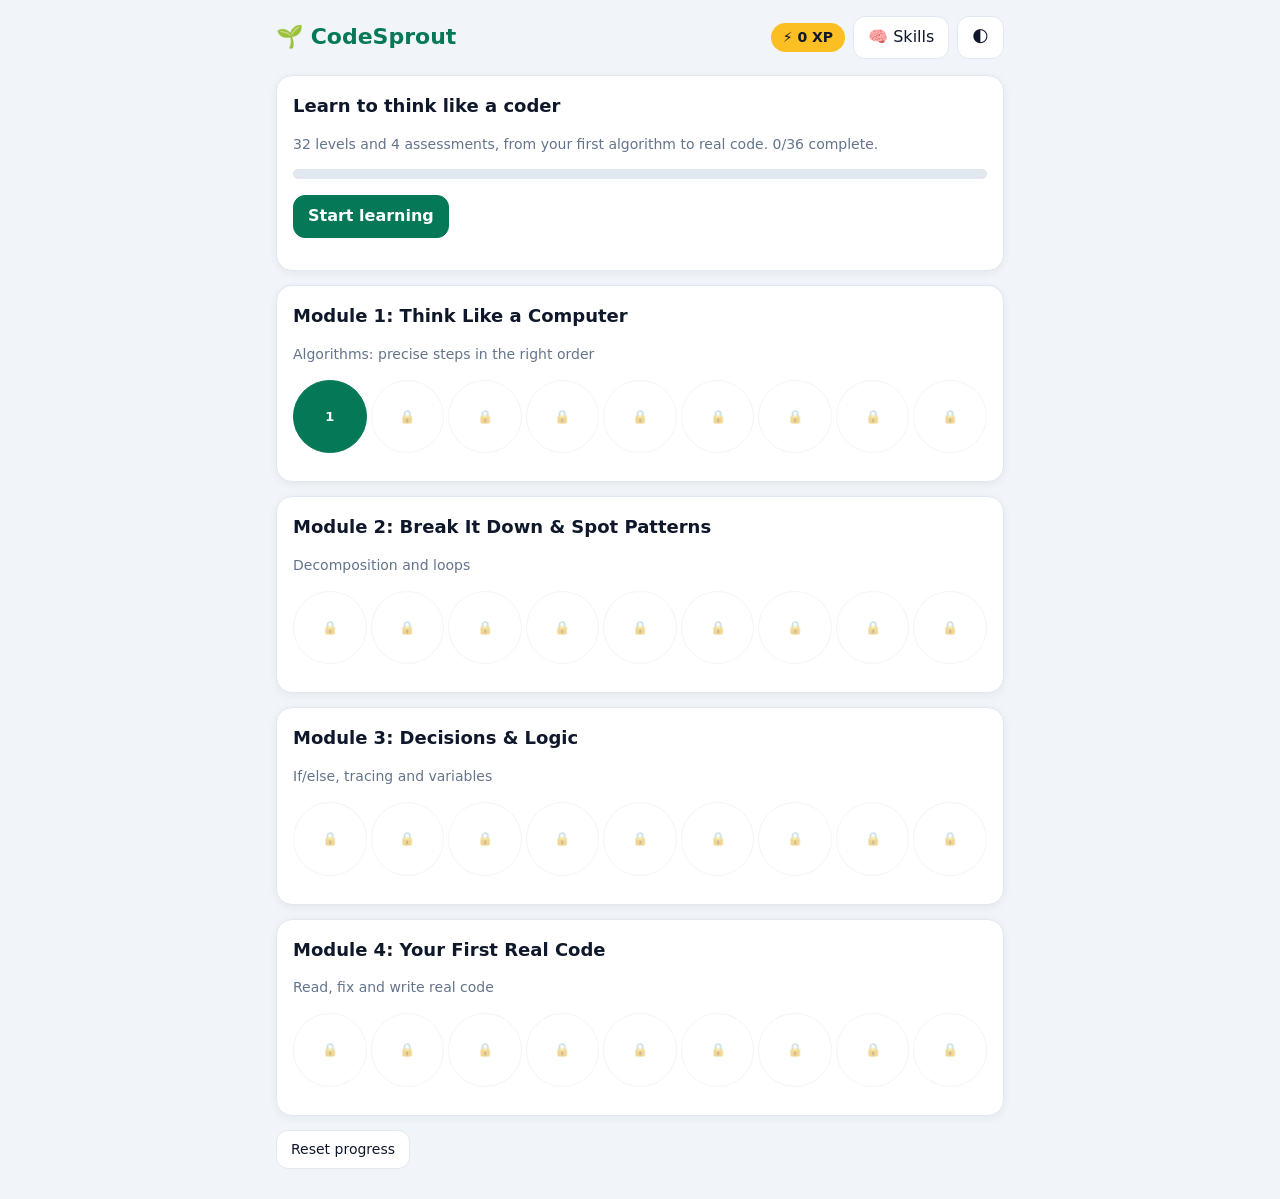
<file: public/assets/aistudio/CodeSprout_1__db0d4f7f.html>
<!DOCTYPE html>
<html lang="en"><head><meta charset="utf-8">
<meta name="viewport" content="width=device-width, initial-scale=1, viewport-fit=cover">
<title>CodeSprout</title>
<style>
:root{--p:#047857;--s:#10B981;--a:#FBBF24;--bg:#F1F5F9;--sf:#FFFFFF;--tx:#0F172A;--t2:#64748B;--bd:#E2E8F0;--ok:#D1FAE5;--er:#FEF3C7;box-sizing:border-box;padding-top:env(safe-area-inset-top,0px);padding-bottom:env(safe-area-inset-bottom,0px);color-scheme:light}
@media(prefers-color-scheme:dark){:root:not([data-theme="light"]){--bg:#0B1220;--sf:#13203A;--tx:#F1F5F9;--t2:#94A3B8;--bd:#2A3B5C;--ok:#064E3B;--er:#422006;color-scheme:dark}}
:root[data-theme="dark"]{--bg:#0B1220;--sf:#13203A;--tx:#F1F5F9;--t2:#94A3B8;--bd:#2A3B5C;--ok:#064E3B;--er:#422006;color-scheme:dark}
*{box-sizing:border-box}html{scroll-padding-top:env(safe-area-inset-top,0px)}
body{margin:0;background:var(--bg);color:var(--tx);font:16px/1.55 Inter,system-ui,-apple-system,"Segoe UI",sans-serif}
#app{max-width:760px;margin:0 auto;padding:16px}
header{display:flex;align-items:center;gap:8px;margin-bottom:16px}
h1{font-size:22px;margin:0;color:var(--p);flex:1}h2{font-size:18px;margin:0 0 4px}h3{margin:0 0 8px;font-size:16px}
.card{background:var(--sf);border:1px solid var(--bd);border-radius:16px;padding:16px;margin-bottom:14px;box-shadow:0 2px 8px rgba(15,23,42,.06)}
.pill{background:var(--a);color:#0F172A;font-weight:700;border-radius:99px;padding:4px 12px;font-size:14px}
button{font:inherit;cursor:pointer;border-radius:12px;border:1px solid var(--bd);background:var(--sf);color:var(--tx);padding:8px 14px;transition:transform .1s}
button:active{transform:scale(.96)}button:focus-visible{outline:3px solid var(--a);outline-offset:2px}
.pri{background:var(--p);color:#fff;border-color:var(--p);font-weight:600}.sec{background:var(--s);color:#04201a;border-color:var(--s);font-weight:600}
.t2{color:var(--t2);font-size:14px}.row{display:flex;gap:8px;flex-wrap:wrap;align-items:center}
.lv{width:100%;aspect-ratio:1;border-radius:50%;font-weight:700;padding:0;font-size:13px}.lv.a.n{background:var(--a);color:#0F172A;border-color:var(--a)}.lvs{display:grid;grid-template-columns:repeat(9,1fr);gap:4px;align-items:start}.modal{position:fixed;inset:0;background:rgba(15,23,42,.6);display:flex;align-items:center;justify-content:center;padding:16px;z-index:20}.modal[hidden]{display:none}.modal .card{max-width:420px;width:100%;position:relative;margin:0}.x{position:absolute;top:8px;right:8px}.lv.d{background:var(--s);color:#04201a;border-color:var(--s)}.lv.n{background:var(--p);color:#fff;border-color:var(--p)}.lv:disabled{opacity:.45;cursor:not-allowed}
.lvw{text-align:center;font-size:10px;color:var(--t2);min-width:0;line-height:1.2}
.meter{height:10px;background:var(--bd);border-radius:9px;overflow:hidden}.meter i{display:block;height:100%;background:linear-gradient(90deg,var(--p),var(--s));transition:width .5s}
.grid2{display:grid;grid-template-columns:1fr 1fr;gap:12px}
pre{background:#0F172A;color:#E2E8F0;padding:12px;border-radius:12px;overflow-x:auto;font:14px/1.5 ui-monospace,Menlo,Consolas,monospace;margin:8px 0}
.opt{display:block;width:100%;text-align:left;margin:8px 0;padding:12px 14px}.opt:hover{border-color:var(--s)}
.fb{border-radius:12px;padding:12px;margin-top:12px}.fb.ok{background:var(--ok)}.fb.no{background:var(--er)}
.board{display:grid;gap:3px;max-width:320px;margin:8px auto}
.cell{aspect-ratio:1;border-radius:8px;background:var(--bd);display:flex;align-items:center;justify-content:center;font-size:22px}
.cell.w{background:var(--tx);opacity:.85}.cell.g{background:var(--a)}
.bot{background:var(--p);color:#fff;width:80%;height:80%;border-radius:50%;display:flex;align-items:center;justify-content:center;transition:transform .25s;font-size:18px}
.prog{min-height:54px;border:2px dashed var(--bd);border-radius:12px;padding:8px;display:flex;flex-wrap:wrap;gap:6px;align-items:flex-start}
.chip{background:var(--p);color:#fff;border-radius:8px;padding:4px 10px;font-weight:700}
.loop{border:2px solid var(--s);border-radius:10px;padding:4px 6px;display:flex;gap:4px;flex-wrap:wrap;align-items:center;cursor:pointer}.loop.on{background:var(--ok)}
.ordn{display:inline-block;background:var(--a);color:#0F172A;border-radius:50%;width:24px;height:24px;text-align:center;font-weight:700;margin-right:8px;font-size:14px}
</style></head><body><div id="app"></div>
<script>
const DR=[0,1,0,-1],DC=[1,0,-1,0],AR=["F","L","R"],LB={F:"⬆ Move",L:"↶ Left",R:"↷ Right"};
const MODS=[["Think Like a Computer","Algorithms: precise steps in the right order"],["Break It Down & Spot Patterns","Decomposition and loops"],["Decisions & Logic","If/else, tracing and variables"],["Your First Real Code","Read, fix and write real code"]];
let L=[
{k:"Algorithms",t:"Make a Sandwich",ty:"o",c:"An algorithm is a list of steps in the right order. Computers do exactly what you say, in exactly that order.",q:"Tap the steps in the correct order.",i:["Get two slices of bread","Spread butter on one slice","Add cheese and lettuce","Put the second slice on top","Cut it in half"],h:"What has to be ready before you can add the filling?"},
{k:"Algorithms",t:"Plant a Seed",ty:"o",c:"Changing the order changes the result. Think about what each step needs before it can happen.",q:"Put the gardening algorithm in order.",i:["Dig a small hole","Place the seed inside","Cover it with soil","Water the soil","Wait for it to grow"],h:"You can’t cover a seed that isn’t in the hole yet."},
{k:"Algorithms",t:"Robot Walk",ty:"g",c:"A program is a list of commands. Build one for the robot: tap commands, then press Run.",q:"Guide the robot 🤖 to the star ⭐.",map:["S...G"],max:6,par:4,h:"The star is 4 steps to the right. Use Move 4 times."},
{k:"Algorithms",t:"Turn the Corner",ty:"g",c:"Turning changes the direction the robot faces. Every Move goes in the direction it faces.",q:"Reach the star. Walls are dark squares.",map:["S..","##.","##G"],max:8,par:5,h:"Go right 2, turn right (to face down), then go down 2."},
{k:"Algorithms",t:"Find the Bug",ty:"m",c:"A bug is a mistake in the instructions. Debugging means finding and fixing it.",q:"Cereal algorithm: 1) Pour milk 2) Get a bowl 3) Pour cereal 4) Eat. What is the bug?",o:["The milk is poured before there is a bowl","Eating is missing","There are too many steps"],a:0,h:"Where would the milk go?",e:"Order matters: get the bowl first!"},
{k:"Decomposition",t:"Divide the Job",ty:"m",c:"Decomposition means breaking a big problem into small, easy parts.",q:"You are planning a school trip. What is the best way to start?",o:["Do everything at once","Split it into parts: transport, food, schedule, permission slips","Wait and hope it works out"],a:1,h:"Small parts are easier to solve.",e:"Small tasks are easier to solve, assign and check."},
{k:"Patterns",t:"What Comes Next?",ty:"m",c:"Pattern recognition means spotting what repeats, so you can predict what comes next.",q:"🔴 🔵 🔵 🔴 🔵 🔵 🔴 ❓",o:["🔴","🔵","🟢"],a:1,h:"Find the group that repeats: 🔴🔵🔵.",e:"The group 🔴🔵🔵 repeats, so 🔵 comes next."},
{k:"Patterns",t:"Loop It",ty:"g",lp:1,c:"A loop repeats a group of commands. Tap 🔁, then tap the commands you want inside it. Tap the loop box to select it.",q:"The star is far away, but you only get 4 blocks!",map:["S.........G"],max:4,par:3,h:"10 steps = a loop repeated 5 times with 2 Moves inside.",},
{k:"Patterns",t:"Number Patterns",ty:"m",c:"Patterns work with numbers too. Find the rule, then use it.",q:"2, 4, 8, 16, ❓",o:["18","24","32"],a:2,h:"How do you get from 2 to 4, and from 4 to 8?",e:"Each number doubles: 16 × 2 = 32."},
{k:"Decomposition",t:"Staircase",ty:"g",lp:1,c:"Find the smallest repeating piece of a problem, solve it once, then loop it.",q:"Climb the staircase with only 6 blocks.",map:["S.###","#..##","##..#","###..","####G"],max:6,par:5,h:"One step = Move, Right, Move, Left. Repeat it 4 times."},
{k:"Algorithms",t:"If … Else",ty:"m",c:"Conditionals let a program choose: IF something is true do one thing, ELSE do another.",q:"IF it is raining THEN take an umbrella, ELSE wear sunglasses. Today is sunny. What do you do?",o:["Take an umbrella","Wear sunglasses","Both"],a:1,h:"Is the condition “it is raining” true?",e:"The condition is false, so the ELSE branch runs."},
{k:"Algorithms",t:"Trace the Code",ty:"m",c:"Tracing means running code in your head, line by line.",q:"What does this print?",code:"age = 12\nif age >= 13:\n    print(\"Teen\")\nelse:\n    print(\"Kid\")",o:["Teen","Kid","Nothing"],a:1,h:"Is 12 >= 13 true?",e:"12 is not at least 13, so ELSE runs."},
{k:"Patterns",t:"Loop Output",ty:"m",c:"Loops save typing. Always count how many times they run.",q:"Repeat 3 times: clap. Then: jump. What is the full output?",o:["clap jump","clap clap clap jump","jump clap clap clap"],a:1,h:"The loop finishes before the last step.",e:"3 claps, then 1 jump."},
{k:"Abstraction",t:"Variables",ty:"m",c:"A variable is a labeled box that stores a value. The value can change.",q:"What is x at the end?",code:"x = 3\nx = x + 2\nx = x * 2",o:["7","10","12"],a:1,h:"Go line by line: 3, then 5, then …",e:"3 → 5 → 10."},
{k:"Decomposition",t:"L-Shaped Path",ty:"g",lp:1,c:"Combine what you know: loops for repeated moves, turns for corners.",q:"Reach the star with at most 6 blocks.",map:["S....","####.","####.","####.","####G"],max:6,par:5,h:"Repeat Move 4 times, turn right, repeat Move 4 times."},
{k:"Patterns",t:"Your First Real Loop",ty:"m",c:"In Python, range(3) gives 0, 1, 2. Computers start counting at 0!",q:"What does this print?",code:"for i in range(3):\n    print(i)",o:["0 1 2","1 2 3","0 1 2 3"],a:0,h:"range(3) makes 3 numbers, starting at 0.",e:"i takes the values 0, 1 and 2."},
{k:"Abstraction",t:"Fill the Gap",ty:"m",c:"Real code has keywords. “for” starts a loop that repeats.",q:"Which word makes this print Hi four times?",code:"___ i in range(4):\n    print(\"Hi\")",o:["for","if","else"],a:0,h:"Which keyword repeats code?",e:"for … in range(4) repeats 4 times."},
{k:"Algorithms",t:"Debug the Code",ty:"m",c:"Good programmers find bugs by tracing what each variable holds.",q:"This code should print the sum 6 but doesn’t. Why?",code:"total = 0\nfor n in [1, 2, 3]:\n    total = n\nprint(total)",o:["print is in the wrong place","total = n replaces the value instead of adding","The list is wrong"],a:1,h:"After the loop, what is total?",e:"It should be total = total + n."},
{k:"Decomposition",t:"Snake Path",ty:"g",lp:1,c:"A big path is just small parts combined. Solve each part, then join them.",q:"Follow the snake to the star.",map:["S....","####.",".....",".####","....G"],max:14,par:14,h:"Right 4, turn right, down 2, turn right, left 4, turn left, down 2, turn left, right 4."},
{k:"Abstraction",t:"Grand Finale",ty:"g",lp:1,c:"Spot the big repeating unit, and one loop will solve the whole puzzle.",q:"Reach the star with at most 8 blocks.",map:["S..####","##.####","##...##","####.##","####...","######.","######G"],max:8,par:7,h:"One unit = Move 2, Right, Move 2, Left. Repeat it 3 times."}
];
const O=L,mk=(t,qs)=>({k:"Assessment",ty:"a",t,c:"Show what you learned in this module.",q:"12 questions. Score 8 or more to pass.",qs});
const X=[
{k:"Algorithms",t:"Wash Your Hands",ty:"o",c:"Good algorithms leave nothing out. Every step is needed, in the right place.",q:"Put the hand-washing algorithm in order.",i:["Turn on the water","Apply soap","Scrub for 20 seconds","Rinse off the soap","Dry your hands"],h:"Soap needs water first, and drying comes last."},
{k:"Algorithms",t:"Around the Wall",ty:"g",c:"Combine Moves and Turns to plan a longer route.",q:"Reach the star. Plan the whole route before you run.",map:["S...","###.","###G"],max:8,par:6,h:"Right 3, turn right, then down 2."},
{k:"Algorithms",t:"Be Precise",ty:"m",c:"Computers can’t guess. Instructions must be exact.",q:"A robot is told “Go to the door.” Why might this fail?",o:["It doesn’t say which way to go or how many steps","Robots can’t open doors","Doors are too heavy"],a:0,h:"What information is missing?",e:"Clear steps (direction + distance) make an algorithm work."},
{k:"Decomposition",t:"Bake a Cake",ty:"m",c:"Good sub-problems are small, clear jobs that add up to the whole.",q:"Which list breaks “bake a cake” into good sub-tasks?",o:["Make batter, bake it, add frosting","Cake, oven, sugar","Eat, sleep, repeat"],a:0,h:"Sub-tasks are actions, in a sensible order.",e:"Each action is small and clear."},
{k:"Patterns",t:"Shape Pattern",ty:"m",c:"Look for the smallest group that repeats.",q:"🔺🔺⬛ 🔺🔺⬛ 🔺🔺 ❓",o:["⬛","🔺","🔵"],a:0,h:"The repeating group is 🔺🔺⬛.",e:"Each group ends with ⬛."},
{k:"Patterns",t:"Double Loop",ty:"g",lp:1,c:"You can use more than one loop in a program.",q:"Reach the star with at most 5 blocks.",map:["S....","####.","####G"],max:5,par:5,h:"Repeat Move 4 times, turn right, then Move twice."},
{k:"Algorithms",t:"AND Logic",ty:"m",c:"AND needs BOTH conditions to be true. OR needs just one.",q:"IF it is a weekend AND it is sunny, go to the park. It is Saturday, but it is raining. Do you go?",o:["Yes","No"],a:1,h:"Are both conditions true?",e:"Only one condition is true, so AND is false."},
{k:"Abstraction",t:"Keep Score",ty:"m",c:"Variables can go up and down as the program runs.",q:"What is score at the end?",code:`score = 10\nscore = score - 4\nscore = score + 1`,o:["5","7","15"],a:1,h:"10, then 6, then …",e:"10 → 6 → 7."},
{k:"Decomposition",t:"Detour",ty:"g",lp:1,c:"Break the path into straight parts and turns.",q:"Reach the star using at most 8 blocks.",map:["S..##","##.##","##..G"],max:8,par:8,h:"Right 2, turn right, down 2, turn left, right 2."},
{k:"Abstraction",t:"Say It: print",ty:"m",c:"print() shows a result on the screen. Python can do math inside it.",q:"What does this print?",code:`print(2 + 3)`,o:["2 + 3","5","23"],a:1,h:"Python calculates first.",e:"It adds, then prints 5."},
{k:"Algorithms",t:"If in a Loop",ty:"m",c:"Loops and conditionals can work together.",q:"What does this print?",code:`for i in range(4):\n    if i == 2:\n        print("Two!")`,o:["Two! four times","Two! once","Nothing"],a:1,h:"i is 0, 1, 2, 3. When is it 2?",e:"Only when i is 2."},
{k:"Abstraction",t:"Functions",ty:"m",c:"A function is a named, reusable group of instructions. That’s abstraction!",q:"What does this print?",code:`def greet(name):\n    print("Hi " + name)\ngreet("Sam")`,o:["Hi name","Hi Sam","greet"],a:1,h:"name holds the value you pass in.",e:"name becomes Sam."}];
const A=[
mk("Module 1 Assessment",[
["Which best describes an algorithm?","",["A step-by-step list of instructions","A type of computer","A mistake in code"],0],
["Why does the order of steps matter?","",["It doesn’t","Changing the order can break the result","Computers like alphabetical order"],1],
["Putting on shoes BEFORE socks is an example of…","",["A bug in the order of steps","A loop","A pattern"],0],
["A robot faces right and gets: Move, Move, Turn Right, Move. Which way does the last Move go?","",["Right","Down","Up"],1],
["The robot faces right. After Turn Left, which way does it face?","",["Up","Down","Left"],0],
["Finding and fixing a mistake in a program is called…","",["Debugging","Compiling","Printing"],0],
["Which instruction is clearer for a computer?","",["Go over there","Move forward 3 steps","Walk a bit"],1],
["Steps to email: Write message, Click Send, Open email app. Which is out of order?","",["Open email app should come first","Write message","Nothing is wrong"],0],
["A star is 5 squares to the right. How many Move blocks (no turns) reach it?","",["4","5","6"],1],
["Which is NOT a good algorithm step?","",["Pour water into the cup","Do the thing","Stir three times"],1],
["The robot faces down. After Turn Right, which way does it face?","",["Left","Right","Up"],0],
["Why do computers need exact instructions?","",["They follow steps literally and can’t guess","They are slow","They get bored"],0]]),
mk("Module 2 Assessment",[
["Breaking a big problem into smaller parts is called…","",["Decomposition","Deletion","Duplication"],0],
["Which is a smaller sub-task of “organize a party”?","",["Send the invitations","Have fun","The party"],0],
["🟢🟡🟡 🟢🟡🟡 🟢 ❓","",["🟡","🟢","🔴"],0],
["3, 6, 9, 12, ❓","",["14","15","16"],1],
["A loop is used to…","",["Repeat commands","Stop the program","Delete code"],0],
["Move ×6 in a row can be shortened to…","",["Repeat 6 × Move","Repeat 2 × Move","Move 3"],0],
["Repeat 3 times [Move, Turn Right]. How many commands run in total?","",["3","5","6"],2],
["10, 8, 6, 4, ❓","",["3","2","0"],1],
["Why look for repeating parts in a problem?","",["Solve them once, then loop them","To make it longer","To avoid thinking"],0],
["Which sequence follows the rule “add 5”?","",["5, 10, 15, 20","5, 10, 20, 40","5, 7, 9, 11"],0],
["A staircase goes right, down, right, down… The repeating unit is…","",["Move, Turn Right, Move, Turn Left","Move, Move, Move","Only turns"],0],
["A B B A B B A ❓","",["B","A","C"],0]]),
mk("Module 3 Assessment",[
["IF score is 50 or more THEN print Pass, ELSE print Retry. Score is 45. Output?","",["Pass","Retry","Nothing"],1],
["What does this print?",`n = 5\nif n % 2 == 0:\n    print("even")\nelse:\n    print("odd")`,["even","odd","5"],1],
["Repeat 4 times: “hop”. Then “stop”. How many “hop” appear?","",["3","4","5"],1],
["What is x at the end?",`x = 4\nx = x * 3\nx = x - 2`,["10","12","14"],0],
["IF it is cold AND raining, wear a coat. It is cold but not raining. Coat?","",["Yes","No"],1],
["A variable is best described as…","",["A named box that stores a value","A loop","A bug"],0],
["What does this print?",`a = 2\nb = 3\na = b\nprint(a)`,["2","3","5"],1],
["IF it is a weekday OR a holiday, set an alarm. It is a Sunday, not a holiday. Alarm?","",["Yes","No"],1],
["For “if x > 5”, the ELSE branch runs when…","",["x > 5 is false","x > 5 is true","Always"],0],
["What does this print?",`total = 0\nfor i in range(3):\n    total = total + 2\nprint(total)`,["2","6","8"],1],
["Repeat 2 × [Move, Move], Turn Right, Move. How many Moves in total?","",["4","5","6"],1],
["Why is tracing code line by line useful?","",["It helps predict output and find bugs","It makes code faster","It deletes errors"],0]]),
mk("Module 4 Assessment",[
["What does this print?",`print(4 + 1)`,["4 + 1","5","41"],1],
["What does this do?",`for i in range(2):\n    print("Go")`,["Prints Go once","Prints Go twice","Prints Go three times"],1],
["Which keyword starts a loop in Python?","",["for","print","def"],0],
["What does this print?",`x = 1\nfor i in range(3):\n    x = x + 1\nprint(x)`,["3","4","5"],1],
["What does this do?",`for i in range(3):\n    if i == 1:\n        print("one")`,["Prints one once","Prints one three times","Prints nothing"],0],
["What does this print?",`def hello():\n    print("Hi")\nhello()\nhello()`,["Hi once","Hi twice","Nothing"],1],
["A function is…","",["A reusable named group of instructions","A kind of bug","A number"],0],
["What does this print?",`total = 0\nfor n in [2, 4]:\n    total = total + n\nprint(total)`,["6","4","2"],0],
["What numbers does range(4) give?","",["0, 1, 2, 3","1, 2, 3, 4","0, 1, 2, 3, 4"],0],
["What is the bug here?",`prnt("Hello")`,["prnt should be print","Hello needs no quotes","Nothing is wrong"],0],
["In the robot snake puzzle, what makes the program shorter?","",["Using loops for repeated Moves","Adding more turns","Removing the goal"],0],
["The best way to start a big coding problem is to…","",["Break it into small parts","Write all the code at once","Skip testing"],0]])];
L=[O[0],O[1],X[0],O[2],O[3],X[1],O[4],X[2],A[0],O[5],O[6],X[3],O[7],X[4],O[8],X[5],O[9],A[1],O[10],O[11],X[6],O[12],O[13],X[7],X[8],O[14],A[2],X[9],O[15],O[16],X[10],O[17],X[11],O[18],O[19],A[3]];
let nn=0;L.forEach(l=>l.n=l.ty=="a"?0:++nn);
function aq(){const l=L[cur],q=st.q|0;if(q>=12)return"";const x=l.qs[q];return `<p class="t2">Question ${q+1} of 12</p><div class="meter"><i style="width:${q/12*100}%"></i></div><h3 style="margin-top:12px">${x[0]}</h3>${x[1]?`<pre>${x[1]}</pre>`:""}${x[2].map((o,j)=>`<button class="opt" onclick="ans(${j})">${o}</button>`).join("")}`}
function ans(j){const x=L[cur].qs[st.q|0];if(j==x[3])st.sc=(st.sc|0)+1;else(st.ms=st.ms||[]).push(((st.q|0)+1)+". "+x[0]+" → "+x[2][x[3]]);st.q=(st.q|0)+1;st.q>=12?aend():draw()}
function aend(){const l=L[cur],sc=st.sc|0,ok=sc>=8,s=sc>=11?3:sc>=9?2:1,last=cur>=L.length-1;if(ok){if(!S.done[cur])S.xp+=20*s;S.done[cur]=Math.max(S.done[cur]||0,s);save()}
app.innerHTML=`<header><button onclick="home()" aria-label="Back">←</button><h1>${l.t}</h1></header><div class="card"><h2>${ok?"🎉 Passed!":"Keep going!"} ${sc}/12 ${ok?stars(s):""}</h2><p>${ok?(last?"You finished the whole course!":"Next module unlocked."):"You need 8 correct answers to pass. Review the levels and try again."}</p>${st.ms&&st.ms.length?`<h3>Review</h3>${st.ms.map(m=>`<p class="t2">${m}</p>`).join("")}`:""}<div class="row">${ok&&!last?`<button class="pri" onclick="play(${cur+1})">Next module →</button>`:""}${ok?"":`<button class="pri" onclick="play(${cur})">Try again</button>`}<button onclick="home()">Home</button></div></div>`}
L.forEach(l=>{if(l.ty=="g"){l.map.forEach((r,y)=>{const x=r.indexOf("S");if(x>-1)l.s=[y,x,0]})}});
let S={done:{},xp:0},cur=0,st={};
try{const x=JSON.parse(localStorage.getItem("cs2"));if(x&&x.done)S=x}catch(e){}
const save=()=>{try{localStorage.setItem("cs2",JSON.stringify(S))}catch(e){}};
const app=document.getElementById("app");
const stars=n=>"★".repeat(n||0)+"☆".repeat(3-(n||0));
function theme(){const r=document.documentElement;const d=r.dataset.theme?r.dataset.theme=="dark":matchMedia("(prefers-color-scheme:dark)").matches;r.dataset.theme=d?"light":"dark"}
function home(){
  const sk={};L.forEach((l,i)=>{if(l.ty=="a")return;sk[l.k]=sk[l.k]||[0,0];sk[l.k][1]++;if(S.done[i])sk[l.k][0]++});
  const nxt=L.findIndex((_,i)=>!S.done[i]),n=Object.keys(S.done).length;
  app.innerHTML=`<header><h1>🌱 CodeSprout</h1><span class="pill">⚡ ${S.xp} XP</span><button onclick="skp.hidden=false" aria-label="Thinking skills">🧠 Skills</button><button onclick="theme()" aria-label="Toggle theme">🌓</button></header>
  <div class="card"><h2>Learn to think like a coder</h2><p class="t2">32 levels and 4 assessments, from your first algorithm to real code. ${n}/${L.length} complete.</p><div class="meter"><i style="width:${n/L.length*100}%"></i></div><p><button class="pri" onclick="play(${nxt<0?0:nxt})">${n==0?"Start learning":nxt<0?"Replay level 1":"Continue: level "+(nxt+1)}</button></p></div>
  <div id="skp" class="modal" hidden onclick="if(event.target==this)this.hidden=true"><div class="card"><button class="x" onclick="skp.hidden=true" aria-label="Close">✕</button><h3>Your thinking skills</h3><div class="grid2">${Object.entries(sk).map(([k,[a,b]])=>`<div><div class="row t2" style="justify-content:space-between"><span>${k}</span><span>${a}/${b}</span></div><div class="meter"><i style="width:${a/b*100}%"></i></div></div>`).join("")}</div></div></div>
  ${MODS.map((m,mi)=>`<div class="card"><h2>Module ${mi+1}: ${m[0]}</h2><p class="t2">${m[1]}</p><div class="lvs">${L.slice(mi*9,mi*9+9).map((l,j)=>{const i=mi*9+j,ok=S.done[i],open=i==0||S.done[i-1];return `<div class="lvw"><button class="lv ${l.ty=="a"?"a ":""}${ok?"d":open?"n":""}" ${open?"":"disabled"} onclick="play(${i})" title="${l.t}" aria-label="${l.t}">${ok?"✓":open?(l.ty=="a"?"📝":l.n):"🔒"}</button><div>${ok?stars(ok):"&nbsp;"}</div></div>`}).join("")}</div></div>`).join("")}
  <p class="t2"><button onclick="if(confirm('Reset all progress?')){S={done:{},xp:0};save();home()}">Reset progress</button></p>`;
}
function play(i){cur=i;const l=L[i];st={ord:[],prog:[],tgt:null,tries:0,pos:null,run:0,fin:0};
  const pool=l.ty=="o"?l.i.map((x,j)=>j).sort((a,b)=>((a*3)%5)-((b*3)%5)):[];st.pool=pool;draw()}
function draw(){const l=L[cur];let body="";
  if(l.ty=="o"){body=`<div class="card"><h3>Your order</h3>${st.ord.map((j,n)=>`<div><span class="ordn">${n+1}</span>${l.i[j]}</div>`).join("")||'<p class="t2">Tap the steps below.</p>'}</div>`+st.pool.filter(j=>!st.ord.includes(j)).map(j=>`<button class="opt" onclick="pick(${j})">${l.i[j]}</button>`).join("")+`<div class="row"><button class="pri" onclick="chkO()" ${st.ord.length<l.i.length?"disabled":""}>Check</button><button onclick="st.ord=[];draw()">Reset</button></div>`}
  if(l.ty=="m"){body=(l.code?`<pre>${l.code.replace(/</g,"&lt;")}</pre>`:"")+l.o.map((o,j)=>`<button class="opt" onclick="chkM(${j})" ${st.fin?"disabled":""}>${o}</button>`).join("")}
  if(l.ty=="a")body=aq();
  if(l.ty=="g"){body=`<div id="gr"></div><p class="t2" style="text-align:center">Blocks used: <b id="bc"></b> / ${l.max}</p><div class="row" style="justify-content:center">${AR.map(c=>`<button class="pri" onclick="add('${c}')">${LB[c]}</button>`).join("")}${l.lp?[2,3,4,5].map(n=>`<button class="sec" onclick="add(${n})">🔁 ×${n}</button>`).join(""):""}</div><h3 style="margin-top:12px">Your program</h3><div class="prog" id="pg"></div><div class="row" style="margin-top:10px"><button class="pri" onclick="run()">▶ Run</button><button onclick="undo()">⌫ Undo</button><button onclick="st.prog=[];st.tgt=null;st.pos=null;gdraw()">Clear</button></div>`}
  app.innerHTML=`<header><button onclick="home()" aria-label="Back">←</button><h1>${l.ty=="a"?"":"Level "+l.n+": "}${l.t}</h1><span class="pill">${l.k}</span></header><div class="card"><p class="t2">💡 ${l.c}</p><h3>${l.q}</h3>${body}<div id="fb" aria-live="polite"></div></div>`;
  if(l.ty=="g")gdraw()}
const pick=j=>{st.ord.push(j);draw()};
function chkO(){const l=L[cur];st.ord.every((j,n)=>j==n)?win(l.i.length?"Perfect order!":""):fail("Not quite right.")}
function chkM(j){const l=L[cur];j==l.a?(st.fin=1,win(l.e)):fail("Not quite. Try another answer.")}
function fail(m){st.tries++;const l=L[cur];document.getElementById("fb").innerHTML=`<div class="fb no"><b>${m}</b><br>💡 Hint: ${l.h}<br><span class="t2">Mistakes are how programmers learn!</span></div>`}
function win(m){const s=Math.max(1,3-st.tries);if(!S.done[cur])S.xp+=10*s;S.done[cur]=Math.max(S.done[cur]||0,s);save();st.fin=1;
  document.getElementById("fb").innerHTML=`<div class="fb ok"><b>🎉 Level complete! ${stars(s)}</b><br>${m||""}<div class="row" style="margin-top:10px">${cur<L.length-1?`<button class="pri" onclick="play(${cur+1})">Next level →</button>`:"<b>🏆 You finished all 32 levels!</b>"}<button onclick="home()">Home</button></div></div>`}
const flat=p=>p.flatMap(i=>i.b?Array(i.n).fill(i.b).flat():[i]);
const cnt=p=>p.reduce((s,i)=>s+(i.b?1+i.b.length:1),0);
function add(c){const l=L[cur];if(st.run)return;st.pos=null;
  if(cnt(st.prog)>=l.max){document.getElementById("fb").innerHTML=`<div class="fb no">You’ve used all ${l.max} blocks. Try a loop or fewer steps!</div>`;return}
  document.getElementById("fb").innerHTML="";
  if(typeof c=="number"){st.prog.push({n:c,b:[]});st.tgt=st.prog.length-1}else if(st.tgt!=null)st.prog[st.tgt].b.push(c);else st.prog.push(c);gdraw()}
function undo(){if(st.run)return;st.pos=null;if(st.tgt!=null){const lp=st.prog[st.tgt];lp.b.length?lp.b.pop():(st.prog.splice(st.tgt,1),st.tgt=null)}else st.prog.pop();gdraw()}
function gdraw(){const l=L[cur],m=l.map,pos=st.pos||l.s;
  document.getElementById("gr").innerHTML=`<div class="board" style="grid-template-columns:repeat(${m[0].length},1fr)">${m.map((r,y)=>[...r].map((ch,x)=>`<div class="cell ${ch=="#"?"w":ch=="G"?"g":""}">${pos[0]==y&&pos[1]==x?`<div class="bot" style="transform:rotate(${pos[2]*90}deg)">➤</div>`:ch=="G"?"⭐":""}</div>`).join("")).join("")}</div>`;
  document.getElementById("bc").textContent=cnt(st.prog);
  document.getElementById("pg").innerHTML=(st.tgt!=null?`<button onclick="st.tgt=null;gdraw()">↩ Back to main</button>`:"")+st.prog.map((i,n)=>i.b?`<div class="loop ${st.tgt==n?"on":""}" onclick="st.tgt=${n};gdraw()" title="Select this loop">🔁×${i.n} ${i.b.map(c=>`<span class="chip">${LB[c]}</span>`).join("")||'<span class="t2">add commands</span>'}</div>`:`<span class="chip">${LB[i]}</span>`).join("")||'<span class="t2">Tap commands above</span>'}
function run(){if(st.run||st.fin)return;const l=L[cur],seq=flat(st.prog);let [r,c,d]=l.s,path=[[r,c,d]],err="";
  if(!seq.length){document.getElementById("fb").innerHTML='<div class="fb no">Add some commands first.</div>';return}
  for(const x of seq){if(x=="L")d=(d+3)%4;else if(x=="R")d=(d+1)%4;else{const nr=r+DR[d],nc=c+DC[d];if(!l.map[nr]||!l.map[nr][nc]||l.map[nr][nc]=="#"){err="Ouch! The robot bumped into a wall.";break}r=nr;c=nc}path.push([r,c,d])}
  let k=0;st.run=1;document.getElementById("fb").innerHTML="";
  const t=setInterval(()=>{st.pos=path[k];gdraw();if(++k>=path.length){clearInterval(t);st.run=0;
    const e=path[path.length-1];
    if(!err&&l.map[e[0]][e[1]]=="G"){const ok=cnt(st.prog)<=l.par;win(ok?"Efficient solution!":"Solved! Can you do it in fewer blocks ("+l.par+")?")}else fail(err||"The robot didn’t reach the star.")}},320)}
home();
</script></body></html>
</file>
